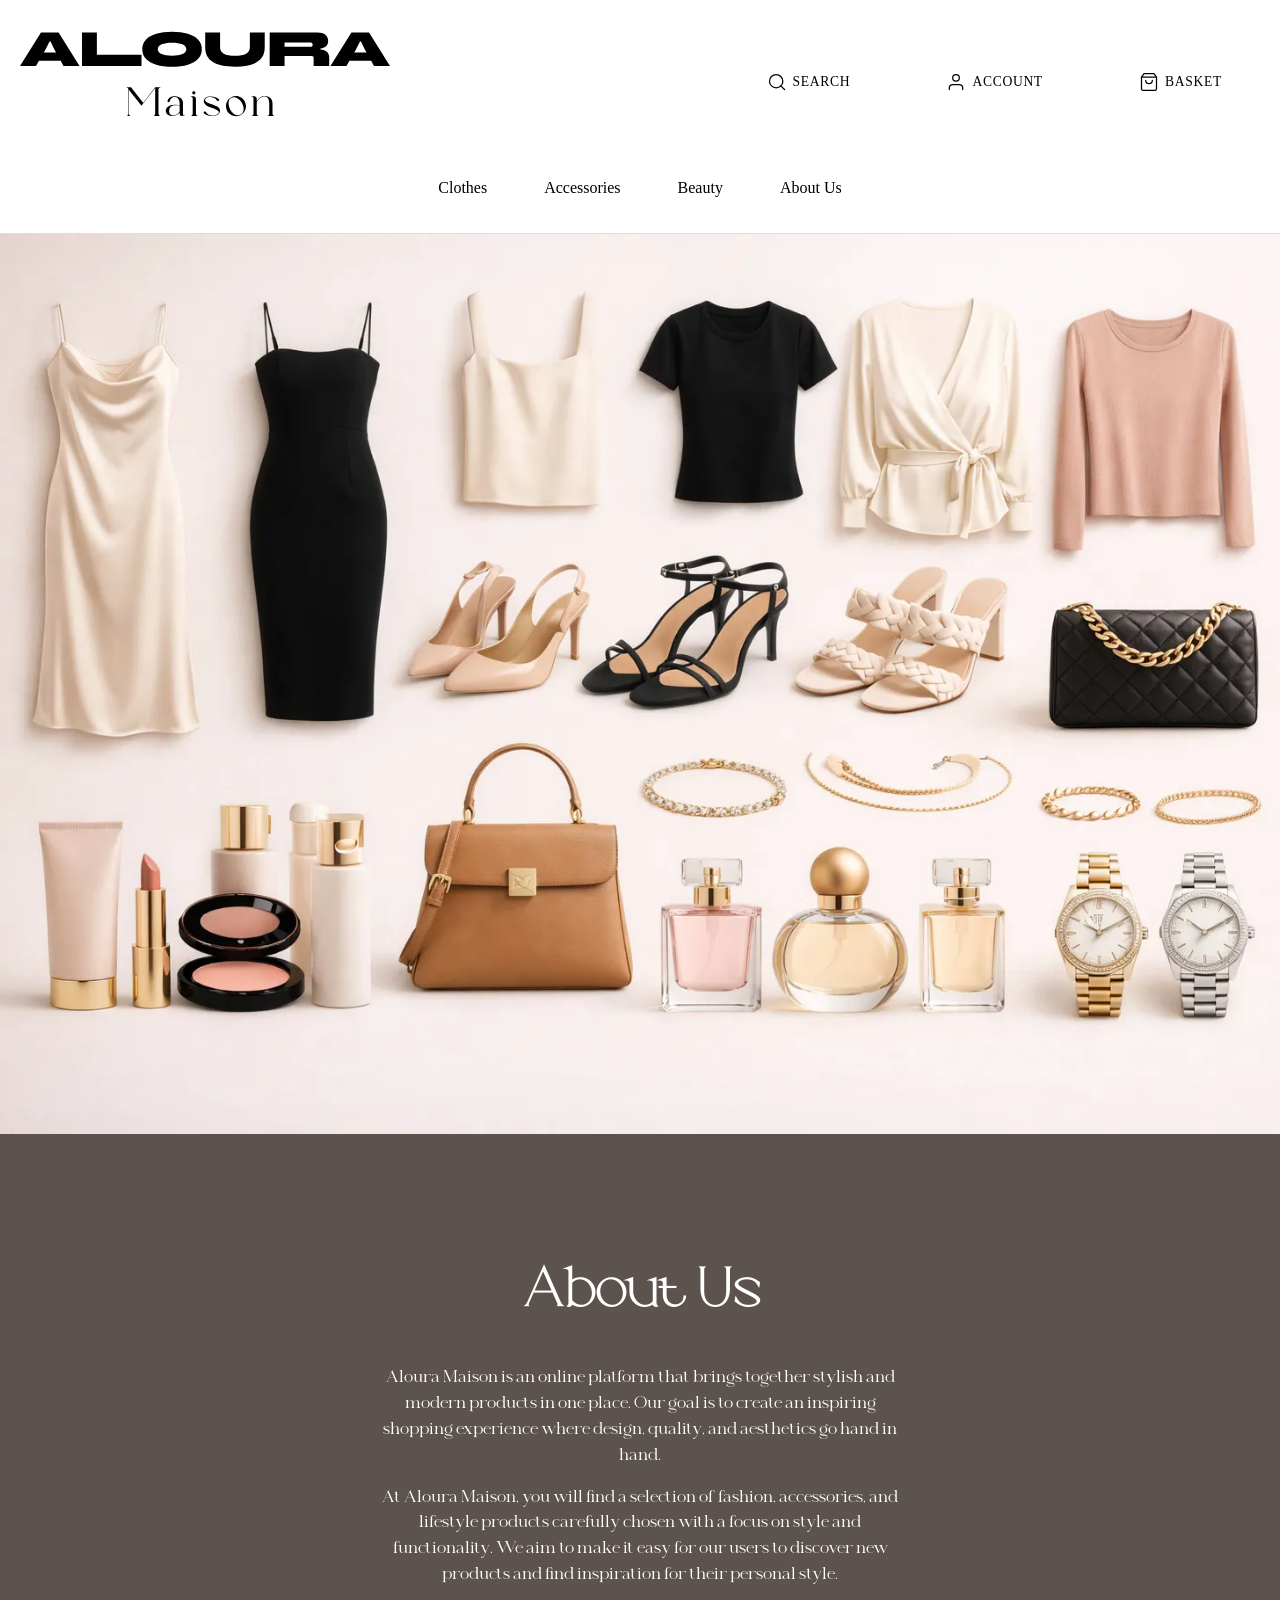
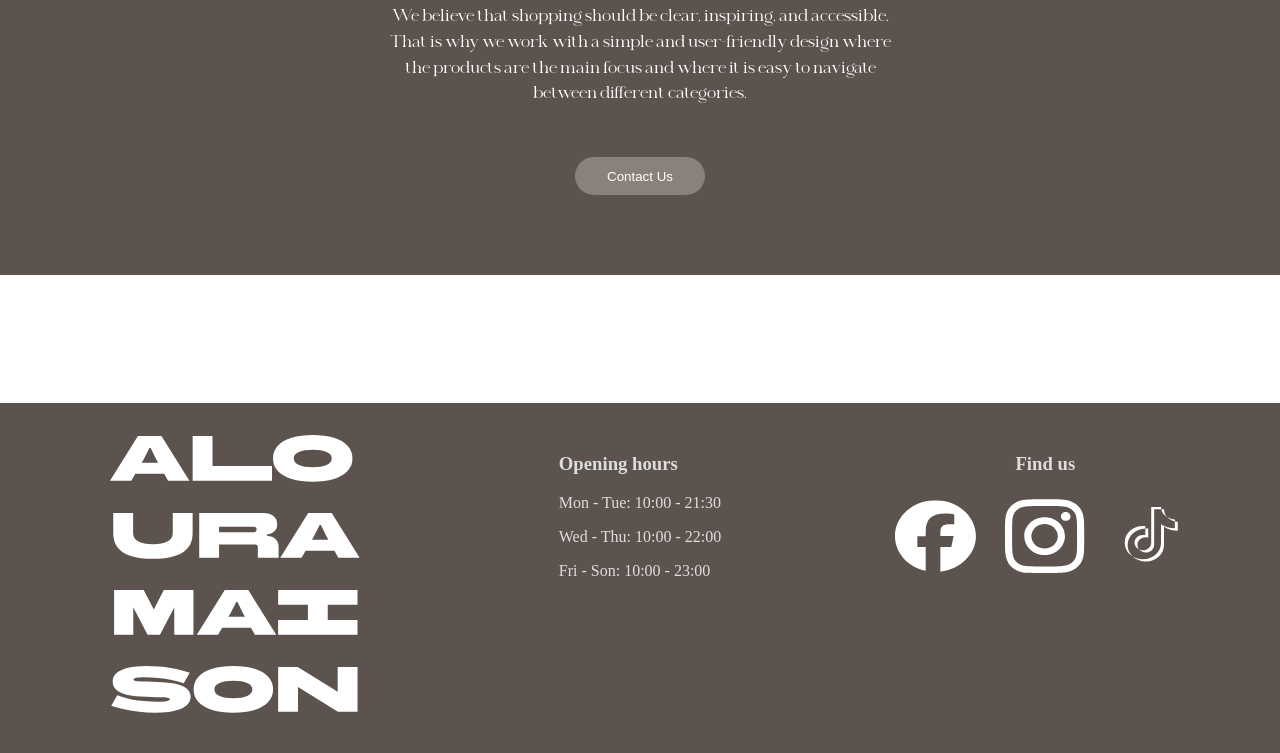
<file: aboutus.html>
<!doctype html>
<html lang="en">
  <head>
    <meta charset="UTF-8" />
    <meta name="viewport" content="width=device-width, initial-scale=1.0" />
    <link rel="stylesheet" href="css/color.css" />
    <link rel="stylesheet" href="css/aboutus.css" />
    <script src="js/aboutus.js" defer></script>
    <script src="js/knapper.js" defer></script>
    <title>About Us</title>
  </head>

  <body class="produktliste">
    <header class="mainNav">
      <div class="topRow">
        <a href="index.html" class="logo">
          <img src="billeder/minilogo.svg" alt="" />
        </a>

        <nav class="topNav">
          <a href="#">
            <svg xmlns="http://www.w3.org/2000/svg" width="20" height="20" viewBox="0 0 24 24" fill="none" stroke="currentColor" stroke-width="1.5" stroke-linecap="round" stroke-linejoin="round">
              <circle cx="11" cy="11" r="8" />
              <line x1="21" y1="21" x2="16.65" y2="16.65" />
            </svg>
            Search
          </a>
          <a href="#">
            <svg xmlns="http://www.w3.org/2000/svg" width="20" height="20" viewBox="0 0 24 24" fill="none" stroke="currentColor" stroke-width="1.5" stroke-linecap="round" stroke-linejoin="round">
              <path d="M20 21v-2a4 4 0 0 0-4-4H8a4 4 0 0 0-4 4v2" />
              <circle cx="12" cy="7" r="4" />
            </svg>
            Account
          </a>
          <a href="#">
            <svg xmlns="http://www.w3.org/2000/svg" width="20" height="20" viewBox="0 0 24 24" fill="none" stroke="currentColor" stroke-width="1.5" stroke-linecap="round" stroke-linejoin="round">
              <path d="M6 2L3 6v14a2 2 0 0 0 2 2h14a2 2 0 0 0 2-2V6l-3-4z" />
              <line x1="3" y1="6" x2="21" y2="6" />
              <path d="M16 10a4 4 0 0 1-8 0" />
            </svg>
            Basket
          </a>
        </nav>
      </div>
      <nav class="categoryNav">
        <a data-group="Clothes">Clothes</a>
        <a data-group="Accessories">Accessories</a>
        <a data-group="Beauty">Beauty</a>
        <a href="aboutus.html">About Us</a>
      </nav>
    </header>

    <main>
      <section class="hero"></section>

      <section class="about">
        <h2>About Us</h2>
        <p>Aloura Maison is an online platform that brings together stylish and modern products in one place. Our goal is to create an inspiring shopping experience where design, quality, and aesthetics go hand in hand.</p>
        <p>
          At Aloura Maison, you will find a selection of fashion, accessories, and lifestyle products carefully chosen with a focus on style and functionality. We aim to make it easy for our users to discover new products and find inspiration for
          their personal style.
        </p>
        <p>We believe that shopping should be clear, inspiring, and accessible. That is why we work with a simple and user-friendly design where the products are the main focus and where it is easy to navigate between different categories.</p>
        <button class="contact-btn">Contact Us</button>
      </section>

      <section class="carousel">
        <div id="carousel-container" class="carousel-container"></div>
      </section>
    </main>

    <footer>
      <div class="navn">
        <img src="billeder/Aloura-Maison_foot.svg" alt="" />
      </div>
      <div class="hours">
        <h3>Opening hours</h3>
        <p>Mon - Tue: 10:00 - 21:30</p>
        <p>Wed - Thu: 10:00 - 22:00</p>
        <p>Fri - Son: 10:00 - 23:00</p>
      </div>
      <div class="sociale">
        <h3>Find us</h3>
        <img src="billeder/someicons.svg" alt="" />
      </div>
    </footer>
  </body>
</html>
</file>
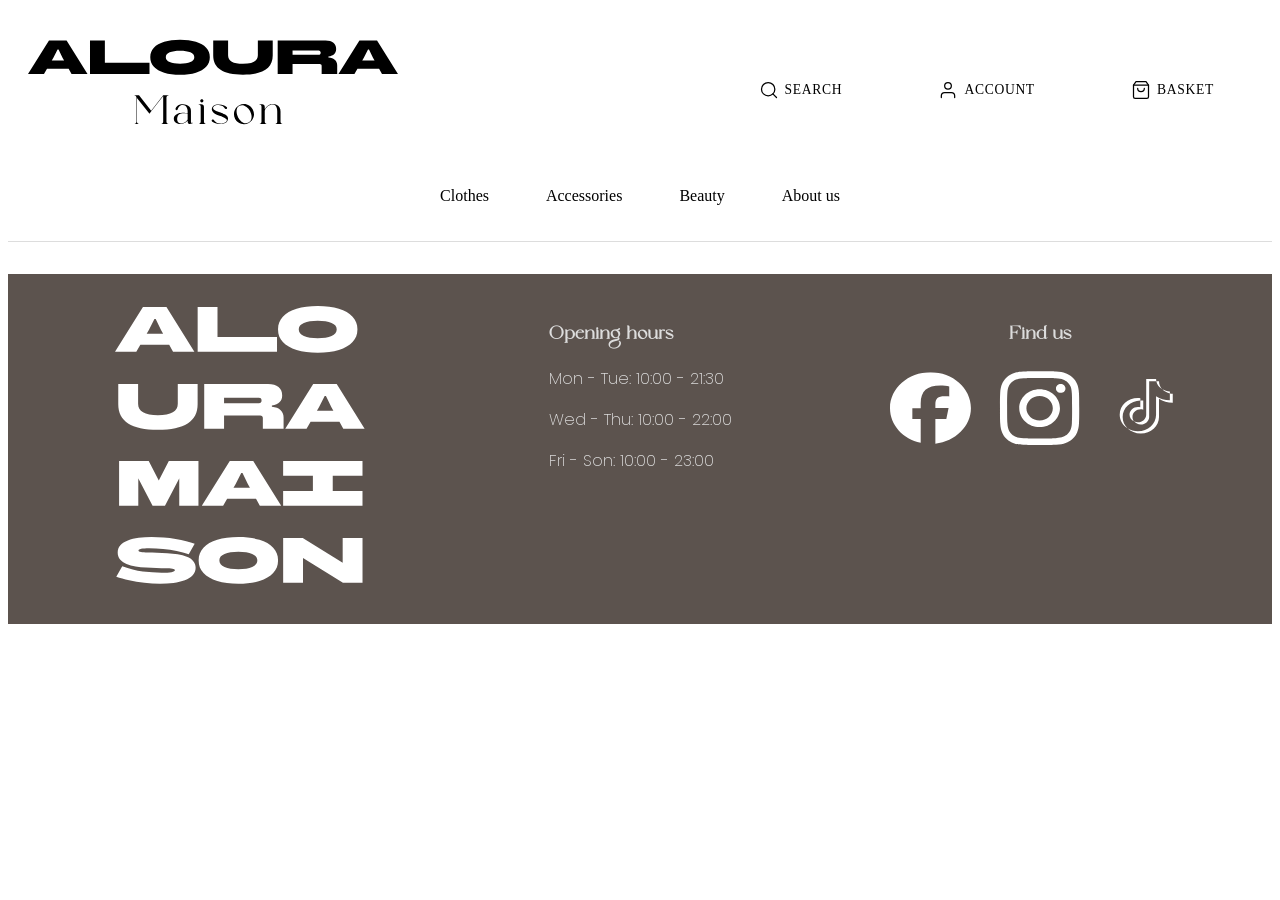
<file: productdetails.html>
<!doctype html>
<html lang="en">
  <head>
    <meta charset="UTF-8" />
    <meta name="viewport" content="width=device-width, initial-scale=1.0" />
    <link rel="stylesheet" href="css/productdetails_general.css" />
    <link rel="stylesheet" href="css/productdetails_layout.css" />
    <script src="js/productdetails.js" defer></script>
    <script src="js/knapper.js" defer></script>
    <title>Document</title>
  </head>
  <body>
    <header class="mainNav">
      <div class="topRow">
        <a href="index.html" class="logo">
          <img src="billeder/minilogo.svg" alt="" />
        </a>
        <nav class="topNav">
          <a href="#">
            <svg
              xmlns="http://www.w3.org/2000/svg"
              width="20"
              height="20"
              viewBox="0 0 24 24"
              fill="none"
              stroke="currentColor"
              stroke-width="1.5"
              stroke-linecap="round"
              stroke-linejoin="round"
            >
              <circle cx="11" cy="11" r="8" />
              <line x1="21" y1="21" x2="16.65" y2="16.65" />
            </svg>
            Search
          </a>
          <a href="#">
            <svg
              xmlns="http://www.w3.org/2000/svg"
              width="20"
              height="20"
              viewBox="0 0 24 24"
              fill="none"
              stroke="currentColor"
              stroke-width="1.5"
              stroke-linecap="round"
              stroke-linejoin="round"
            >
              <path d="M20 21v-2a4 4 0 0 0-4-4H8a4 4 0 0 0-4 4v2" />
              <circle cx="12" cy="7" r="4" />
            </svg>
            Account
          </a>
          <a href="#">
            <svg
              xmlns="http://www.w3.org/2000/svg"
              width="20"
              height="20"
              viewBox="0 0 24 24"
              fill="none"
              stroke="currentColor"
              stroke-width="1.5"
              stroke-linecap="round"
              stroke-linejoin="round"
            >
              <path d="M6 2L3 6v14a2 2 0 0 0 2 2h14a2 2 0 0 0 2-2V6l-3-4z" />
              <line x1="3" y1="6" x2="21" y2="6" />
              <path d="M16 10a4 4 0 0 1-8 0" />
            </svg>
            Basket
          </a>
        </nav>
      </div>
      <nav class="categoryNav">
        <a data-group="Clothes">Clothes</a>
        <a data-group="Accessories">Accessories</a>
        <a data-group="Beauty">Beauty</a>
        <a href="aboutus.html">About us</a>
      </nav>
    </header>
    <main id="productcontainer"></main>
    <footer>
      <div class="navn">
        <img src="billeder/Aloura-Maison_foot.svg" alt="" />
      </div>
      <div class="hours">
        <h3>Opening hours</h3>
        <p>Mon - Tue: 10:00 - 21:30</p>
        <p>Wed - Thu: 10:00 - 22:00</p>
        <p>Fri - Son: 10:00 - 23:00</p>
      </div>
      <div class="sociale">
        <h3>Find us</h3>
        <img src="billeder/someicons.svg" alt="" />
      </div>
    </footer>
  </body>
</html>
</file>
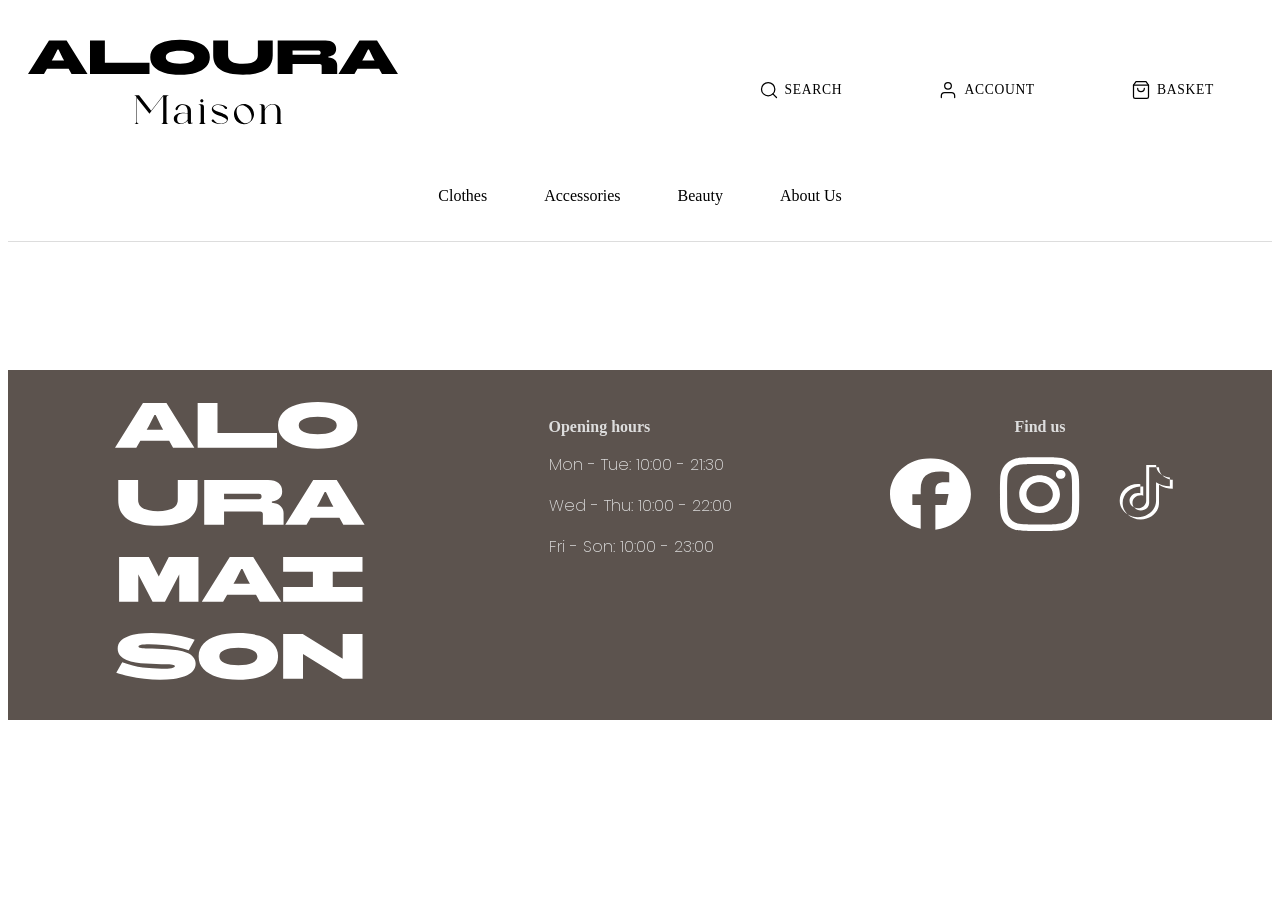
<file: productlist.html>
<!doctype html>
<html lang="en">
  <head>
    <meta charset="UTF-8" />
    <meta name="viewport" content="width=device-width, initial-scale=1.0" />
    <link rel="stylesheet" href="css/productlist_general.css" />
    <script src="js/productlist.js" defer></script>
    <script src="js/knapper.js" defer></script>
    <title>Aloura Maison</title>
  </head>
  <body class="produktliste">
    <header class="mainNav">
      <div class="topRow">
        <a href="index.html" class="logo">
          <img src="billeder/minilogo.svg" alt="" />
        </a>
        <nav class="topNav">
          <a href="#">
            <svg xmlns="http://www.w3.org/2000/svg" width="20" height="20" viewBox="0 0 24 24" fill="none" stroke="currentColor" stroke-width="1.5" stroke-linecap="round" stroke-linejoin="round">
              <circle cx="11" cy="11" r="8" />
              <line x1="21" y1="21" x2="16.65" y2="16.65" />
            </svg>
            Search
          </a>
          <a href="#">
            <svg xmlns="http://www.w3.org/2000/svg" width="20" height="20" viewBox="0 0 24 24" fill="none" stroke="currentColor" stroke-width="1.5" stroke-linecap="round" stroke-linejoin="round">
              <path d="M20 21v-2a4 4 0 0 0-4-4H8a4 4 0 0 0-4 4v2" />
              <circle cx="12" cy="7" r="4" />
            </svg>
            Account
          </a>
          <a href="#">
            <svg xmlns="http://www.w3.org/2000/svg" width="20" height="20" viewBox="0 0 24 24" fill="none" stroke="currentColor" stroke-width="1.5" stroke-linecap="round" stroke-linejoin="round">
              <path d="M6 2L3 6v14a2 2 0 0 0 2 2h14a2 2 0 0 0 2-2V6l-3-4z" />
              <line x1="3" y1="6" x2="21" y2="6" />
              <path d="M16 10a4 4 0 0 1-8 0" />
            </svg>
            Basket
          </a>
        </nav>
      </div>
      <nav class="categoryNav">
        <a data-group="Clothes">Clothes</a>
        <a data-group="Accessories">Accessories</a>
        <a data-group="Beauty">Beauty</a>
        <a href="aboutus.html">About Us</a>
      </nav>
    </header>
    <main class="produktliste"></main>
    <footer>
      <div class="navn">
        <img src="billeder/Aloura Maison_foot.svg" alt="" />
      </div>
      <div class="hours">
        <h3>Opening hours</h3>
        <p>Mon - Tue: 10:00 - 21:30</p>
        <p>Wed - Thu: 10:00 - 22:00</p>
        <p>Fri - Son: 10:00 - 23:00</p>
      </div>
      <div class="sociale">
        <h3>Find us</h3>
        <img src="billeder/someicons.svg" alt="" />
      </div>
    </footer>
  </body>
</html>
</file>
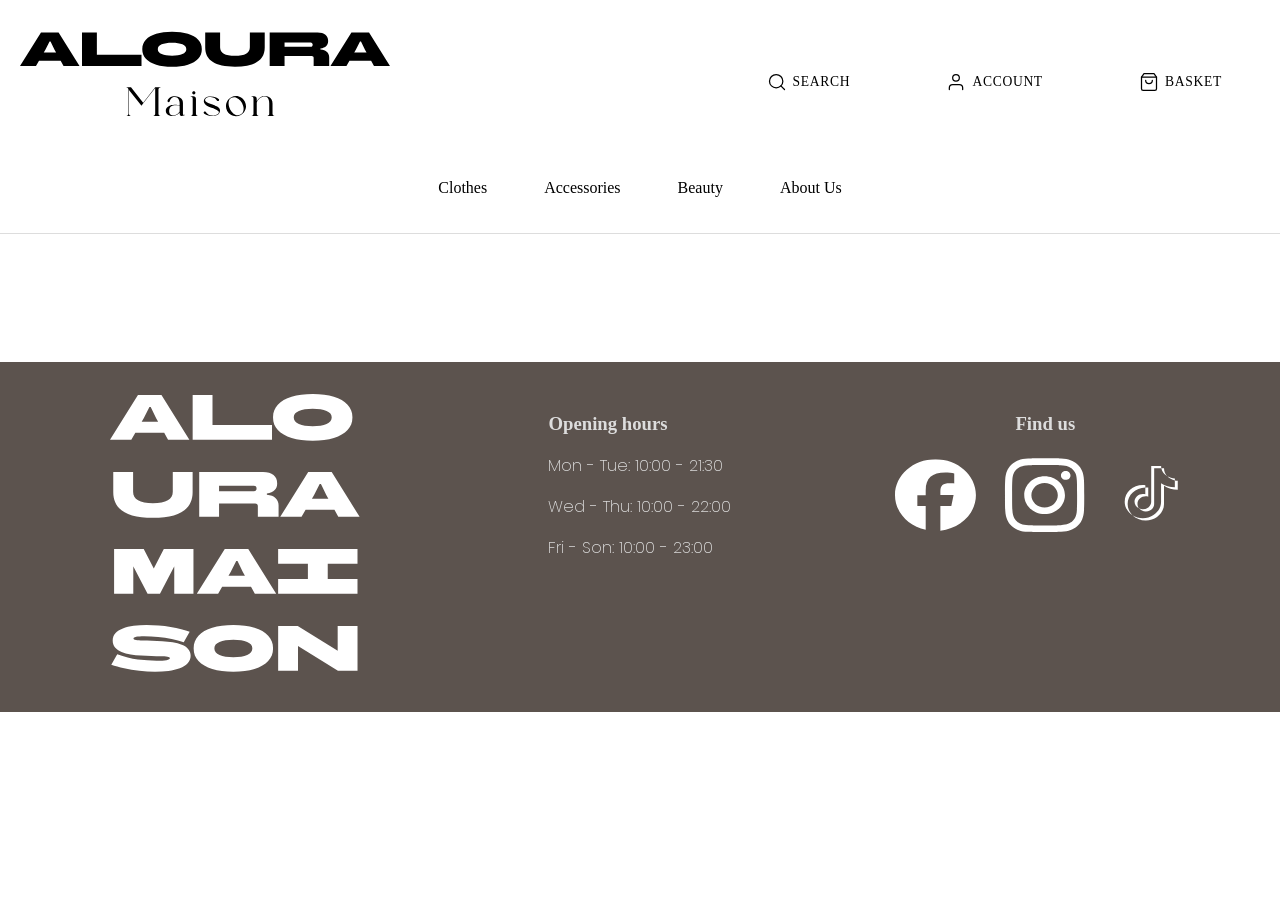
<file: undercategory.html>
<!doctype html>
<html lang="en">
  <head>
    <meta charset="UTF-8" />
    <meta name="viewport" content="width=device-width, initial-scale=1.0" />
    <link rel="stylesheet" href="css/color.css" />
    <link rel="stylesheet" href="css/undercategory_general.css" />
    <script src="js/undercategory.js" defer></script>
    <script src="js/knapper.js" defer></script>
    <title>Under Category</title>
  </head>

  <body class="produktliste">
    <header class="mainNav">
      <div class="topRow">
        <a href="index.html" class="logo">
          <img src="billeder/minilogo.svg" alt="" />
        </a>

        <nav class="topNav">
          <a href="#">
            <svg xmlns="http://www.w3.org/2000/svg" width="20" height="20" viewBox="0 0 24 24" fill="none" stroke="currentColor" stroke-width="1.5" stroke-linecap="round" stroke-linejoin="round">
              <circle cx="11" cy="11" r="8" />
              <line x1="21" y1="21" x2="16.65" y2="16.65" />
            </svg>
            Search
          </a>
          <a href="#">
            <svg xmlns="http://www.w3.org/2000/svg" width="20" height="20" viewBox="0 0 24 24" fill="none" stroke="currentColor" stroke-width="1.5" stroke-linecap="round" stroke-linejoin="round">
              <path d="M20 21v-2a4 4 0 0 0-4-4H8a4 4 0 0 0-4 4v2" />
              <circle cx="12" cy="7" r="4" />
            </svg>
            Account
          </a>
          <a href="#">
            <svg xmlns="http://www.w3.org/2000/svg" width="20" height="20" viewBox="0 0 24 24" fill="none" stroke="currentColor" stroke-width="1.5" stroke-linecap="round" stroke-linejoin="round">
              <path d="M6 2L3 6v14a2 2 0 0 0 2 2h14a2 2 0 0 0 2-2V6l-3-4z" />
              <line x1="3" y1="6" x2="21" y2="6" />
              <path d="M16 10a4 4 0 0 1-8 0" />
            </svg>
            Basket
          </a>
        </nav>
      </div>

      <nav class="categoryNav">
        <a data-group="Clothes">Clothes</a>
        <a data-group="Accessories">Accessories</a>
        <a data-group="Beauty">Beauty</a>
        <a href="aboutus.html">About Us</a>
      </nav>
    </header>

    <main id="subcategoryContainer"></main>

    <footer>
      <div class="navn">
        <img src="billeder/Aloura-Maison_foot.svg" alt="" />
      </div>
      <div class="hours">
        <h3>Opening hours</h3>
        <p>Mon - Tue: 10:00 - 21:30</p>
        <p>Wed - Thu: 10:00 - 22:00</p>
        <p>Fri - Son: 10:00 - 23:00</p>
      </div>
      <div class="sociale">
        <h3>Find us</h3>
        <img src="billeder/someicons.svg" alt="" />
      </div>
    </footer>
  </body>
</html>
</file>
<file: css/color.css>
/*----- Color -----*/
:root {
  /*---- BAGGRUNDE ----*/
  --bg-primary: #4a6723;
  --bg-secondary: #783e16;
  --bg-alt: #5c534e;

  /*---- TEKST ----*/
  --text-primary: #0d0a11;
  --text-inverse: #c7bfb4;

  /*---- CTA ----*/
  --cta-bg: #4a6723;
  --cta-text: #c7bfb4;
}
</file>
<file: css/aboutus.css>
/* Fonts */
@font-face {
  font-family: "Kugile";
  src: url("../fonts/kugile/Kugile_Demo.ttf") format("truetype");
  font-weight: normal;
  font-style: normal;
}

@font-face {
  font-family: "BBH Bartle";
  src: url("../fonts/BBH_Bartle/BBHBartle-Regular.ttf") format("truetype");
  font-weight: normal;
  font-style: normal;
}

@font-face {
  font-family: "Brillant";
  src: url("../fonts/brillant/brillant.otf") format("opentype");
  font-weight: normal;
  font-style: normal;
}

@font-face {
  font-family: "Orange Avenue";
  src: url("../fonts/orange-avenue-demo/OrangeAvenueDEMO-Regular.otf") format("truetype");
  font-weight: normal;
  font-style: normal;
}

/* Generelt */

body {
  margin: 0;
}

.mainNav {
  display: flex;
  flex-direction: column;
  gap: 10px;
  padding: 20px;
  border-bottom: 1px solid #ddd;
}

.mainNav > * {
  margin: 0;
  text-decoration: none;
}

.topRow {
  display: flex;
  justify-content: space-between;
  align-items: center;
}

.topNav {
  display: flex;
  gap: 20px;
  justify-content: flex-end;
}

.categoryNav {
  display: flex;
  gap: 25px;
  justify-content: center;
  padding-top: 10px;
  cursor: pointer;
}

.categoryNav a {
  text-decoration: none;
  color: inherit;
}

nav a {
  margin: 1em;
}

.categoryButtons a {
  color: var(--text-primary);
  padding: 1em;
  padding-left: 2em;
  padding-right: 2em;
  cursor: pointer;
}

img {
  min-width: 100px;
}

.topNav a {
  display: flex;
  align-items: center;
  gap: 6px;
  color: #000000;
  font-size: 0.85rem;
  letter-spacing: 0.05em;
  text-transform: uppercase;
  text-decoration: none;
  padding: 0.6em 1.8em;
}

/* Hero Section */
.hero {
  width: 100%;
  height: 100svh;
  background-image: url("../billeder/everything.webp");
  background-size: cover;
  background-position: center top;
  background-repeat: no-repeat;
}

/* About Us Section */
.about {
  background-color: #5c534e;
  color: white;
  padding: 5rem 2rem;
  text-align: center;
}

.about h2 {
  font-family: "Brillant", serif;
  font-size: 2.5rem;
  margin-bottom: 2rem;
}

.about p {
  font-family: "Orange Avenue", serif;
  max-width: 520px;
  margin: 1rem auto;
  line-height: 1.7;
  font-size: 0.95rem;
}

/* Contact Button */
.contact-btn {
  margin-top: 2rem;
  padding: 0.7rem 2rem;
  border-radius: 30px;
  border: none;
  background: #8a817c;
  color: white;
  cursor: pointer;
}

/* Carousel Section */
.carousel {
  background: white;
  padding: 4rem 0;
  overflow: hidden;
}

.carousel-container {
  display: flex;
  gap: 80px;
  align-items: center;
  animation: scrollCarousel 25s linear infinite;
}

.carousel-container a {
  display: block;
}

.carousel-container img {
  width: 240px;
  height: auto;
  object-fit: contain;
}

@keyframes scrollCarousel {
  0% {
    transform: translateX(0);
  }

  100% {
    transform: translateX(-50%);
  }
}

/* Footer */
footer {
  display: grid;
  grid-template-columns: 1fr 1fr 1fr;
  justify-items: center;
  background-color: #5c534e;
  color: #ddd;
  padding: 2em;
  margin: 0;
}

footer p {
  justify-items: center;
}

.navn {
  font-family: "BBH Bartle";
  font-style: normal;
  font-size: 2rem;
}

.hours h2 {
  text-align: center;
}

.hours p {
  font-family: "Poppins";
}

.sociale {
  text-align: center;
}

@media (max-width: 768px) {
  /* NAV */
  .topRow {
    flex-direction: column;
    gap: 10px;
  }

  .topNav {
    justify-content: center;
    flex-wrap: wrap;
    gap: 10px;
  }

  .topNav a {
    font-size: 0.7rem;
    padding: 0.4em 1em;
  }

  .categoryNav {
    flex-wrap: wrap;
    gap: 10px;
  }

  /* HERO */
  .hero {
    height: 60vh;
  }

  /* ABOUT */
  .about {
    padding: 3rem 1rem;
  }

  .about h2 {
    font-size: 1.8rem;
  }

  .about p {
    font-size: 0.9rem;
    padding: 0 1rem;
  }

  /* CAROUSEL */
  .carousel-container {
    gap: 30px;
  }

  .carousel-container img {
    width: 150px;
  }

  /* FOOTER */
  footer {
    grid-template-columns: 1fr;
    gap: 1.5rem;
    text-align: center;
  }
}
</file>
<file: css/productdetails_general.css>
@font-face {
  font-family: "BBH Bartle";
  src: url("../fonts/BBH_Bartle/BBHBartle-Regular.ttf");
  font-weight: 200;
  font-style: normal;
}

@font-face {
  font-family: "Kugile";
  src: url("../fonts/kugile/Kugile_Demo.ttf");
  font-weight: 200;
  font-style: normal;
}

@font-face {
  font-family: "Poppins";
  src: url("../fonts/Poppins/Poppins-ExtraLight.ttf");
  font-weight: 200;
  font-style: normal;
}

@font-face {
  font-family: "Brillant";
  src: url("../fonts/brillant/brillant.otf") format("opentype");
  font-weight: normal;
  font-style: normal;
}

main {
  margin: 2em;
}

footer {
  display: grid;
  grid-template-columns: 1fr 1fr 1fr;
  justify-items: center;
  background-color: #5c534e;
  color: #ddd;
  padding: 2em;
  margin: 0;
}

footer p {
  justify-items: center;
}

.navn {
  font-family: "BBH Bartle";
  font-style: normal;
  font-size: 2rem;
}

.hours h3 {
  font-family: "Kugile";
  font-style: normal;
  font-size: 1em;
}

.hours p {
  font-family: "Poppins";
}

.sociale {
  text-align: center;
}

.sociale h3 {
  font-family: "Kugile";
  font-style: normal;
  font-size: 1em;
}

/* Forside */
.mainNav {
  display: flex;
  flex-direction: column;
  gap: 10px;
  padding: 20px;
  border-bottom: 1px solid #ddd;
}

.mainNav > * {
  margin: 0;
  text-decoration: none;
}

.topRow a:hover {
  background-color: rgba(255, 255, 255, 0.95);
  color: #1a1a1a;
  border-color: transparent;
  border-radius: 15px;
}

.topRow {
  display: flex;
  justify-content: space-between;
  align-items: center;
}

.topNav {
  display: flex;
  gap: 20px;
  justify-content: flex-end;
}

.topNav a {
  display: flex;
  align-items: center;
  gap: 6px;
  color: #000000;
  font-size: 0.85rem;
  letter-spacing: 0.05em;
  text-transform: uppercase;
  text-decoration: none;
  padding: 0.6em 1.8em;
}

.categoryNav {
  display: flex;
  gap: 25px;
  justify-content: center;
  padding-top: 10px;
}

.categoryNav a {
  text-decoration: none;
  color: #000000;
  cursor: pointer;
}

nav a {
  margin: 1em;
}

.aloura {
  font-family: "BBH Bartle";
  font-style: normal;
  font-size: 2em;
}

.Maison {
  font-family: "Kugile";
  font-style: normal;
  font-size: 1em;
}

.categoryButtons a {
  color: black;
  padding: 1em;
  padding-left: 2em;
  padding-right: 2em;
  cursor: pointer;
}

.subcategoryList {
  display: flex;
  justify-content: center;
}

.subcategory {
  text-decoration: none;
  padding: 2em;
  color: white;
  background-color: gray;
  border-radius: 0.5em;
  padding-left: 2em;
  padding-right: 2em;
  margin: 1em;
  font-size: 1em;
}
</file>
<file: css/productdetails_layout.css>
.product {
  display: grid;
  grid-template-columns: 1fr 1fr;
  gap: 40px;
  margin-top: 40px;
}

/* størrelserne */
.sizes {
  display: flex;
  gap: 10px;
  margin-bottom: 2em;
}
.sizes button.selected {
  background-color: #333;
  color: white;
}

/* +og- */
.quantity {
  display: flex;
  gap: 10px;
  align-items: center;
  border: #333 solid 1px;
  max-width: 5.9em;
  margin-bottom: 2em;
  border-radius: 1em;
}

.beskrivelse {
  margin: 4em;
  border-top: 1px solid black;
  padding: 2em;
  text-align: center;
}

/* beskrivelse overskrift */
.boverskrift {
  margin-left: 4em;
  margin-bottom: -2em;
  color: #333;
}

button {
  background-color: #c7bfb4;
  border: none;
  padding: 0.5em 1em;
}

.price {
  text-decoration: underline;
  font-size: larger;
}

.salelinje {
  display: flex;
  margin-top: 2em;
}

.salelinje p {
  font-family: "Poppins";
  font-style: normal;
  text-decoration: none;
}

.sale {
  background-color: pink;
  border-radius: 5em;
  padding: 0.5em;
  margin-left: 8em;
}
button {
  border-radius: 1em;
}

.buynow {
  margin-bottom: 2em;
  padding: 1em;
}

.buynow:hover {
  background-color: #333;
  color: white;
}

.hjerte {
  margin-left: 1em;
  font-size: 30px;
}
.hjerte:hover {
  color: pink;
}

/* knapper til at vise flere billeder */

.image-indicators {
  margin-left: 10em;
}
.dot {
  width: 10px;
  height: 10px;
  background-color: #ccc;
  border-radius: 50%;
  display: inline-block;
}

.dot:first-child {
  background-color: pink;
}
.billede {
  display: block;
  margin: 0 auto;
}
.småp {
  font-size: smaller;
  color: #706f6f;
}

.småp span {
  font-size: 20px;
}
</file>
<file: css/productlist_general.css>
/* Generelt */
@font-face {
  font-family: "BBH Bartle";
  src: url("../fonts/BBH_Bartle/BBHBartle-Regular.ttf");
  font-weight: 200;
  font-style: normal;
}

@font-face {
  font-family: "Kugile";
  src: url("../fonts/kugile/Kugile_Demo.ttf");
  font-weight: 200;
  font-style: normal;
}

@font-face {
  font-family: "Poppins";
  src: url("../fonts/Poppins/Poppins-ExtraLight.ttf");
  font-weight: 200;
  font-style: normal;
}

@font-face {
  font-family: "Orange Avenue";
  src: url("../fonts/orange-avenue-demo/OrangeAvenueDEMO-Regular.otf") format("truetype");
  font-weight: normal;
  font-style: normal;
}

main {
  margin: 2em;
}

footer {
  display: grid;
  grid-template-columns: 1fr 1fr 1fr;
  justify-items: center;
  background-color: #5c534e;
  color: #ddd;
  padding: 2em;
  margin: 0;
}

footer p {
  justify-items: center;
}

.navn {
  font-family: "BBH Bartle";
  font-style: normal;
  font-size: 2rem;
}

.hours h2 {
  text-align: center;
}

.hours p {
  font-family: "Poppins";
}

.sociale {
  text-align: center;
}

/* Forside */
.mainNav {
  display: flex;
  flex-direction: column;
  gap: 10px;
  padding: 20px;
  border-bottom: 1px solid #ddd;
}

.mainNav > * {
  margin: 0;
  text-decoration: none;
}

.topRow a:hover {
  background-color: rgba(255, 255, 255, 0.95);
  color: #1a1a1a;
  border-color: transparent;
  border-radius: 15px;
}

.topRow {
  display: flex;
  justify-content: space-between;
  align-items: center;
}

.topNav {
  display: flex;
  gap: 20px;
  justify-content: flex-end;
}

.topNav a {
  display: flex;
  align-items: center;
  gap: 6px;
  color: #000000;
  font-size: 0.85rem;
  letter-spacing: 0.05em;
  text-transform: uppercase;
  text-decoration: none;
  padding: 0.6em 1.8em;
}

.categoryNav {
  display: flex;
  gap: 25px;
  justify-content: center;
  padding-top: 10px;
}

.categoryNav a {
  text-decoration: none;
  color: #000000;
  cursor: pointer;
}

nav a {
  margin: 1em;
}

.categoryButtons a {
  color: black;
  padding: 1em;
  padding-left: 2em;
  padding-right: 2em;
  cursor: pointer;
}

.subcategoryList {
  display: flex;
  justify-content: center;
}

.subcategory {
  text-decoration: none;
  padding: 2em;
  color: white;
  background-color: gray;
  border-radius: 0.5em;
  padding-left: 2em;
  padding-right: 2em;
  margin: 1em;
  font-size: 1em;
}

/* Produktliste */
.produktliste main {
  display: grid;
  grid-template-columns: 1fr 1fr 1fr;
  gap: 1rem;
  margin: 4em;
}

.collage {
  grid-column: 1/-1;
  justify-items: center;
  width: 100%;
  margin: 0;
}

.produktliste main h2 {
  grid-column: 1/-1;
  font-family: "Kugile";
  font-size: 2rem;
}

.produktliste h3 {
  font-family: "Brilliant";
  font-size: 1rem;
}

article {
  margin-bottom: 5rem;
}

article p {
  font-family: "Poppins";
  font-size: 1rem;
}

.like {
  width: 5%;
}

.buy {
  display: flex;
  justify-items: center;
}

.buy a {
  text-decoration: none;
  color: white;
  background-color: #5c534e;
  border-radius: 0.5em;
  padding-left: 9em;
  padding-right: 9em;
  padding-bottom: 0.5em;
  padding-top: 0.5em;
  margin: 1em;
  font-size: 1em;
}

/* Header og footer mobile */
@media (max-width: 769px) {
  .mainNav {
    display: flex;
    flex-direction: column;
    gap: 5px;
    padding: 10px;
    border-bottom: 1px solid #ddd;
  }

  .mainNav > * {
    margin: 0;
    text-decoration: none;
  }

  .topRow a:hover {
    background-color: rgba(255, 255, 255, 0.95);
    color: #1a1a1a;
    border-color: transparent;
    border-radius: 15px;
  }

  .topRow {
    display: flex;
    justify-content: space-between;
    align-items: center;
  }

  .topNav {
    display: flex;
    gap: 10px;
    justify-content: flex-end;
  }

  .topNav a {
    display: flex;
    align-items: center;
    gap: 6px;
    color: #000000;
    font-size: 0.85rem;
    letter-spacing: 0.05em;
    text-transform: uppercase;
    text-decoration: none;
    padding: 0.6em 1.8em;
  }

  .categoryNav {
    display: flex;
    gap: 15px;
    justify-content: center;
    padding-top: 5px;
  }

  .categoryNav a {
    text-decoration: none;
    color: #000000;
    cursor: pointer;
  }

  nav a {
    margin: 0.5em;
  }

  .categoryButtons a {
    color: black;
    padding: 0.5em;
    padding-left: 1em;
    padding-right: 1em;
    cursor: pointer;
  }

  .subcategoryList {
    display: flex;
    justify-content: center;
  }

  .subcategory {
    text-decoration: none;
    padding: 1em;
    color: white;
    background-color: gray;
    border-radius: 0.5em;
    padding-left: 1em;
    padding-right: 1em;
    margin: 0.5em;
    font-size: 0.5em;
  }

  .logo img {
    max-width: 100%;
  }

  .navn img {
    max-width: 80%;
  }

  .sociale img {
    max-width: 90%;
  }
}

/* Productlist mobile */
@media (max-width: 769px) {
  .produktliste main {
    display: grid;
    grid-template-columns: 1fr 1fr;
    gap: 1rem;
    margin: 4em;
  }

  .collage {
    grid-column: 1/-1;
    justify-items: center;
    width: 100%;
    margin: 0;
  }

  .produktliste main h2 {
    grid-column: 1/-1;
    font-family: "Kugile";
    font-size: 2rem;
  }

  .produktliste h3 {
    font-family: "Brilliant";
    font-size: 1rem;
  }

  article {
    margin-bottom: 2rem;
  }

  article p {
    font-family: "Poppins";
    font-size: 1rem;
  }

  .like {
    width: 5%;
  }

  .buy {
    display: flex;
    justify-items: center;
  }

  .buy a {
    text-decoration: none;
    color: white;
    background-color: #5c534e;
    border-radius: 0.5em;
    padding-left: 7em;
    padding-right: 7em;
    padding-bottom: 0.5em;
    padding-top: 0.5em;
    margin: 1em;
    font-size: 1em;
  }
}
</file>
<file: css/undercategory_general.css>
/* Fonts */
@font-face {
  font-family: "Kugile";
  src: url("../fonts/kugile/Kugile_Demo.ttf") format("truetype");
  font-weight: normal;
  font-style: normal;
}

@font-face {
  font-family: "BBH Bartle";
  src: url("../fonts/BBH_Bartle/BBHBartle-Regular.ttf") format("truetype");
  font-weight: normal;
  font-style: normal;
}

@font-face {
  font-family: "Brillant";
  src: url("../fonts/brillant/brillant.otf") format("opentype");
  font-weight: normal;
  font-style: normal;
}

@font-face {
  font-family: "Orange Avenue";
  src: url("../fonts/orange-avenue-demo/OrangeAvenueDEMO-Regular.otf") format("truetype");
  font-weight: normal;
  font-style: normal;
}

@font-face {
  font-family: "Poppins";
  src: url("../fonts/Poppins/Poppins-ExtraLight.ttf");
  font-weight: 200;
  font-style: normal;
  /* font-size: 2rem; */
}

/* Generelt */

body {
  margin: 0;
}
/* @media (min-width: 1024px) { */
.mainNav {
  display: flex;
  flex-direction: column;
  gap: 10px;
  padding: 20px;
  border-bottom: 1px solid #ddd;
}

.mainNav > * {
  margin: 0;
  text-decoration: none;
}

.topRow {
  display: flex;
  justify-content: space-between;
  align-items: center;
}

.topNav {
  display: flex;
  gap: 20px;
  justify-content: flex-end;
}

.categoryNav {
  display: flex;
  gap: 25px;
  justify-content: center;
  padding-top: 10px;
  cursor: pointer;
}

nav a {
  margin: 1em;
}

.categoryButtons a {
  color: var(--text-primary);
  padding: 1em;
  padding-left: 2em;
  padding-right: 2em;
  cursor: pointer;
}

img {
  max-width: 100%;
  height: auto;
}

/* Undercategory Grid & Cards */

#subcategoryContainer {
  display: grid;
  grid-template-columns: repeat(3, 1fr);
  gap: 3rem;

  max-width: 900px;
  margin: 4rem auto;
}

.categoryCard {
  display: flex;
  flex-direction: column;
  align-items: center;
  justify-content: center;
  text-decoration: none;

  color: var(--text-primary);

  font-family: "Kugile", serif;
  font-size: 1.5rem;

  padding: 2rem 1rem;
  border-radius: 0.5rem;
  box-shadow: 0 4px 10px rgba(0, 0, 0, 0.2);
  transition: all 0.3s ease;

  min-width: 150px;
  text-align: center;
}

/* Hover-effekt */
.categoryCard:hover {
  background-color: var(--bg-alt);
  transform: scale(1.03);
  box-shadow: 0 6px 15px rgba(0, 0, 0, 0.3);
}

.categoryCard img {
  width: 100%;
  height: auto;
  margin-bottom: 10px;
}

.topNav a {
  display: flex;
  align-items: center;
  gap: 6px;
  color: #000000;
  font-size: 0.85rem;
  letter-spacing: 0.05em;
  text-transform: uppercase;
  text-decoration: none;
  padding: 0.6em 1.8em;
}

.categoryNav a {
  text-decoration: none;
  color: inherit;
}

/* Footer */
footer {
  display: grid;
  grid-template-columns: 1fr 1fr 1fr;
  justify-items: center;
  background-color: #5c534e;
  color: #ddd;
  padding: 2em;
  margin: 0;
}

footer p {
  justify-items: center;
}

.navn {
  font-family: "BBH Bartle";
  font-style: normal;
  font-size: 2rem;
}

.hours h2 {
  text-align: center;
}

.hours p {
  font-family: "Poppins";
}

.sociale {
  text-align: center;
}

/* Responsiv til Mobil */

@media (max-width: 768px) {
  /* NAV container */
  .topRow {
    flex-direction: column;
    align-items: center;
    gap: 15px;
  }

  /* Logo */
  .logo img {
    max-width: 120px;
  }

  /* Top icons/nav */
  .topNav {
    justify-content: center;
    align-items: center;
    flex-wrap: wrap;
    gap: 15px;
    margin: 0;
  }

  .topNav a {
    font-size: 0.9rem;
    padding: 0.4em 0.8em;
  }

  /* Category nav */
  .categoryNav {
    justify-content: center;
    flex-wrap: wrap;
    gap: 15px;
    text-align: center;
  }

  .categoryNav a {
    font-size: 1rem;
  }

  #subcategoryContainer {
    grid-template-columns: 1fr;
    gap: 2rem;

    max-width: 100%;
    margin: 2rem auto;
    padding: 0 1rem;

    justify-items: center;
  }

  .categoryCard {
    width: 100%;
    max-width: 300px;
  }
}
</file>
